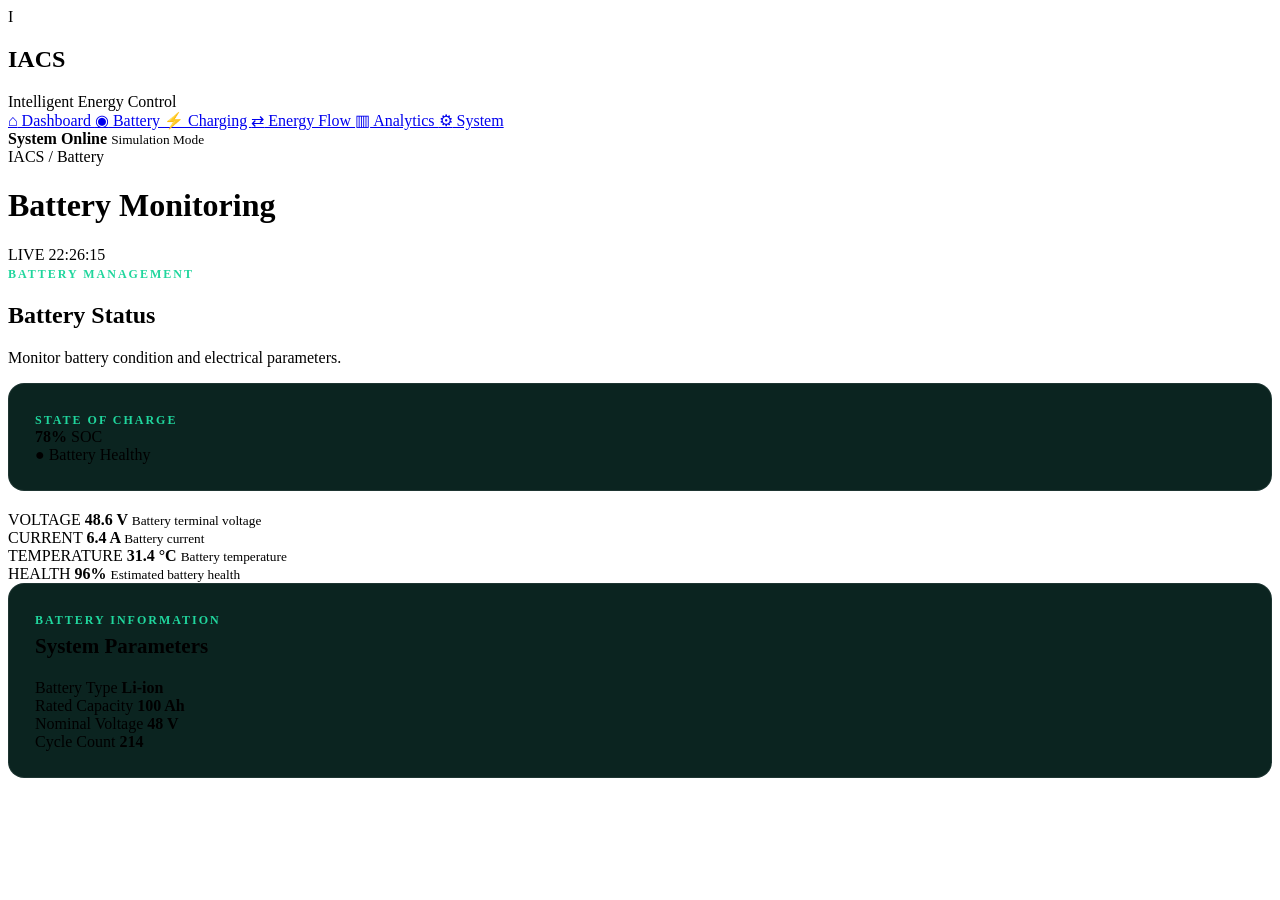
<file: battery.html>
<!DOCTYPE html>
<html lang="en">

<head>

<meta charset="UTF-8">
<meta name="viewport" content="width=device-width, initial-scale=1.0">

<title>IACS | Battery</title>

<link rel="stylesheet" href="style.css">

</head>


<body>

<div class="app">

<aside class="sidebar">

<div class="brand">

<div class="brand-icon">I</div>

<div>
<h2>IACS</h2>
<span>Intelligent Energy Control</span>
</div>

</div>


<nav>

<a href="index.html" class="nav-item">
<span>⌂</span>
Dashboard
</a>

<a href="battery.html" class="nav-item active">
<span>◉</span>
Battery
</a>

<a href="charging.html" class="nav-item">
<span>⚡</span>
Charging
</a>

<a href="energy.html" class="nav-item">
<span>⇄</span>
Energy Flow
</a>

<a href="analytics.html" class="nav-item">
<span>▥</span>
Analytics
</a>

<a href="system.html" class="nav-item">
<span>⚙</span>
System
</a>

</nav>


<div class="sidebar-bottom">

<div class="connection">

<span class="status-dot"></span>

<div>
<strong>System Online</strong>
<small>Simulation Mode</small>
</div>

</div>

</div>

</aside>


<main class="main">


<header class="topbar">

<div>

<div class="breadcrumb">
IACS / Battery
</div>

<h1>
Battery Monitoring
</h1>

</div>


<div class="top-status">

<span class="live-dot"></span>

LIVE

<span id="clock">
00:00:00
</span>

</div>

</header>


<section class="content">


<div class="page-intro">

<span class="eyebrow">
BATTERY MANAGEMENT
</span>

<h2>
Battery Status
</h2>

<p>
Monitor battery condition and electrical parameters.
</p>

</div>


<div class="battery-layout">


<div class="panel battery-main">

<span class="eyebrow">
STATE OF CHARGE
</span>


<div class="battery-gauge">

<div class="gauge-inner">

<strong id="batterySOC">
78%
</strong>

<span>
SOC
</span>

</div>

</div>


<div class="battery-status">
● Battery Healthy
</div>

</div>


<div class="parameter-list">


<div class="metric-panel">

<span>
VOLTAGE
</span>

<strong>
<span id="batteryVoltage">
48.6
</span> V
</strong>

<small>
Battery terminal voltage
</small>

</div>


<div class="metric-panel">

<span>
CURRENT
</span>

<strong>
<span id="batteryCurrent">
6.4
</span> A
</strong>

<small>
Battery current
</small>

</div>


<div class="metric-panel">

<span>
TEMPERATURE
</span>

<strong>
<span id="temperature">
31.4
</span> °C
</strong>

<small>
Battery temperature
</small>

</div>


<div class="metric-panel">

<span>
HEALTH
</span>

<strong>
96%
</strong>

<small>
Estimated battery health
</small>

</div>


</div>

</div>


<div class="panel">

<div class="panel-header">

<div>

<span class="eyebrow">
BATTERY INFORMATION
</span>

<h3>
System Parameters
</h3>

</div>

</div>


<div class="info-grid">

<div>
<span>Battery Type</span>
<strong>Li-ion</strong>
</div>

<div>
<span>Rated Capacity</span>
<strong>100 Ah</strong>
</div>

<div>
<span>Nominal Voltage</span>
<strong>48 V</strong>
</div>

<div>
<span>Cycle Count</span>
<strong>214</strong>
</div>

</div>

</div>


</section>

</main>

</div>


<script src="script.js"></script>

</body>
</html>
</file>
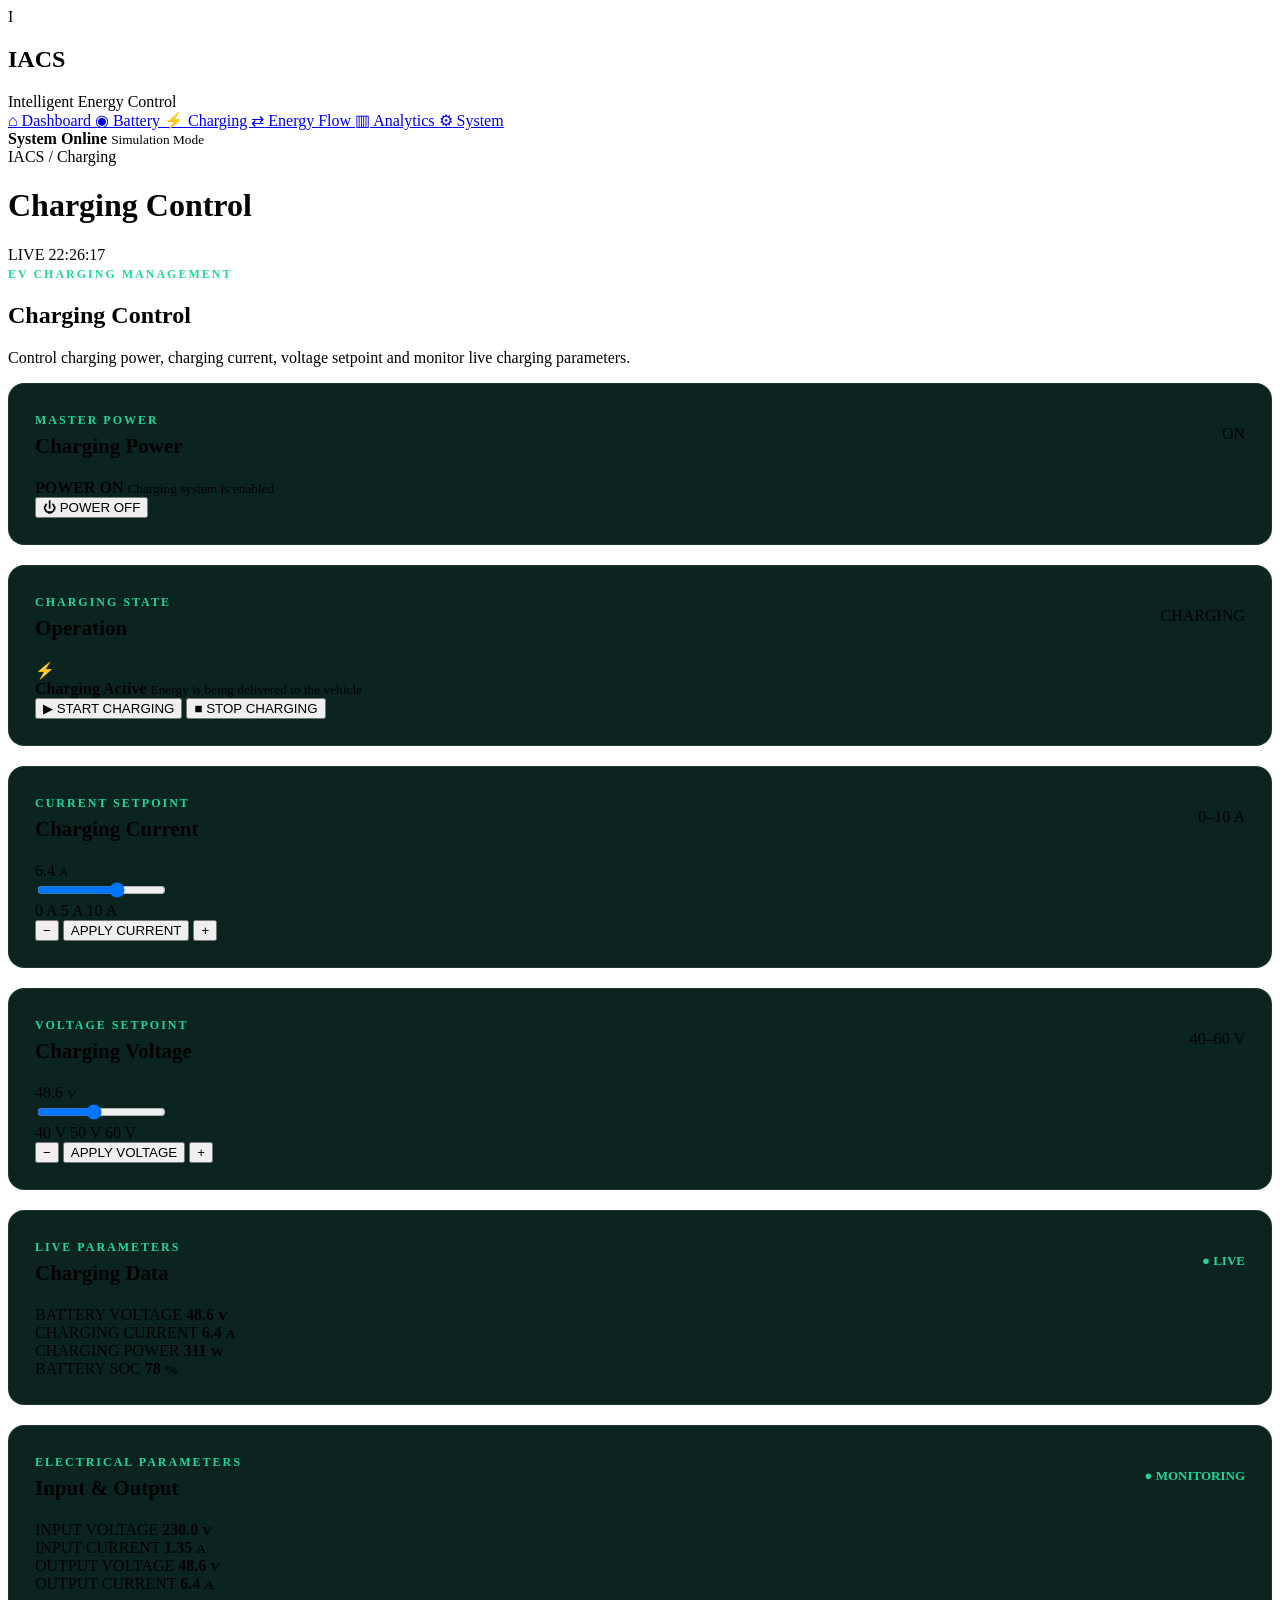
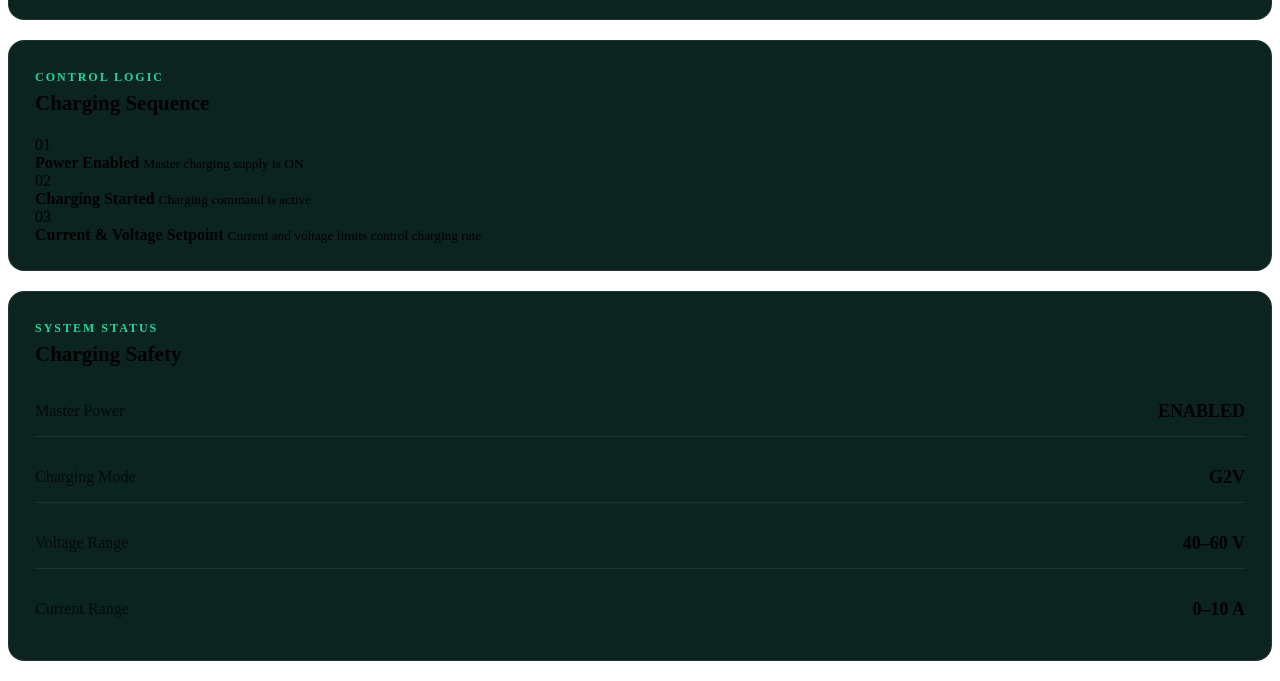
<file: charging.html>
<!DOCTYPE html>
<html lang="en">

<head>

    <meta charset="UTF-8">

    <meta
        name="viewport"
        content="width=device-width, initial-scale=1.0"
    >

    <title>IACS | Charging Control</title>

    <link rel="stylesheet" href="style.css">

</head>


<body>


<div class="app">


    <!-- =====================================================
         SIDEBAR
         ===================================================== -->

    <aside class="sidebar">

        <div class="brand">

            <div class="brand-icon">
                I
            </div>

            <div>

                <h2>IACS</h2>

                <span>
                    Intelligent Energy Control
                </span>

            </div>

        </div>


        <nav>

            <a
                href="index.html"
                class="nav-item"
            >
                <span>⌂</span>
                Dashboard
            </a>


            <a
                href="battery.html"
                class="nav-item"
            >
                <span>◉</span>
                Battery
            </a>


            <a
                href="charging.html"
                class="nav-item active"
            >
                <span>⚡</span>
                Charging
            </a>


            <a
                href="energy.html"
                class="nav-item"
            >
                <span>⇄</span>
                Energy Flow
            </a>


            <a
                href="analytics.html"
                class="nav-item"
            >
                <span>▥</span>
                Analytics
            </a>


            <a
                href="system.html"
                class="nav-item"
            >
                <span>⚙</span>
                System
            </a>

        </nav>


        <div class="sidebar-bottom">

            <div class="connection">

                <span class="status-dot"></span>

                <div>

                    <strong>
                        System Online
                    </strong>

                    <small>
                        Simulation Mode
                    </small>

                </div>

            </div>

        </div>

    </aside>



    <!-- =====================================================
         MAIN CONTENT
         ===================================================== -->

    <main class="main">


        <!-- TOP BAR -->

        <header class="topbar">

            <div>

                <div class="breadcrumb">
                    IACS / Charging
                </div>

                <h1>
                    Charging Control
                </h1>

            </div>


            <div class="top-status">

                <span class="live-dot"></span>

                LIVE

                <span id="clock">
                    00:00:00
                </span>

            </div>

        </header>



        <!-- =================================================
             CONTENT
             ================================================= -->

        <section class="content">


            <!-- INTRO -->

            <div class="page-intro">

                <span class="eyebrow">
                    EV CHARGING MANAGEMENT
                </span>

                <h2>
                    Charging Control
                </h2>

                <p>
                    Control charging power, charging current,
                    voltage setpoint and monitor live charging
                    parameters.
                </p>

            </div>



            <!-- =================================================
                 MASTER POWER + CHARGING STATE
                 ================================================= -->

            <div class="charging-status-grid">


                <!-- MASTER POWER -->

                <div class="panel">

                    <div class="panel-header">

                        <div>

                            <span class="eyebrow">
                                MASTER POWER
                            </span>

                            <h3>
                                Charging Power
                            </h3>

                        </div>


                        <span
                            id="powerStateBadge"
                            class="state-badge on"
                        >
                            ON
                        </span>

                    </div>


                    <div class="master-power">


                        <div class="power-indicator">

                            <span
                                id="powerIndicator"
                                class="power-light on"
                            ></span>


                            <div>

                                <strong id="powerText">
                                    POWER ON
                                </strong>


                                <small id="powerSubtext">
                                    Charging system is enabled
                                </small>

                            </div>

                        </div>



                        <!-- POWER ON/OFF -->

                        <button
                            type="button"
                            id="powerButton"
                            class="power-btn on"
                            onclick="toggleChargingPower()"
                        >

                            <span class="power-symbol">
                                ⏻
                            </span>

                            <span id="powerButtonText">
                                POWER OFF
                            </span>

                        </button>

                    </div>

                </div>



                <!-- =================================================
                     CHARGING STATE
                     ================================================= -->

                <div class="panel">

                    <div class="panel-header">

                        <div>

                            <span class="eyebrow">
                                CHARGING STATE
                            </span>

                            <h3>
                                Operation
                            </h3>

                        </div>


                        <span
                            id="chargingStateBadge"
                            class="state-badge active"
                        >
                            CHARGING
                        </span>

                    </div>


                    <div class="operation-status">

                        <div class="operation-icon">
                            ⚡
                        </div>


                        <div>

                            <strong id="statusText">
                                Charging Active
                            </strong>


                            <small id="statusSubtext">
                                Energy is being delivered
                                to the vehicle
                            </small>

                        </div>

                    </div>



                    <!-- START / STOP -->

                    <div class="start-stop-buttons">


                        <button
                            type="button"
                            id="startButton"
                            class="start-btn active"
                            onclick="startCharging()"
                        >

                            ▶
                            START CHARGING

                        </button>


                        <button
                            type="button"
                            id="stopButton"
                            class="stop-btn"
                            onclick="stopCharging()"
                        >

                            ■
                            STOP CHARGING

                        </button>

                    </div>

                </div>

            </div>



            <!-- =================================================
                 CURRENT + VOLTAGE CONTROL
                 ================================================= -->

            <div class="charging-control-grid">


                <!-- =================================================
                     CURRENT CONTROL
                     ================================================= -->

                <div class="panel">

                    <div class="panel-header">

                        <div>

                            <span class="eyebrow">
                                CURRENT SETPOINT
                            </span>

                            <h3>
                                Charging Current
                            </h3>

                        </div>


                        <span class="unit-label">
                            0–10 A
                        </span>

                    </div>



                    <div class="charging-value">

                        <span id="chargingCurrent">
                            6.4
                        </span>

                        <small>
                            A
                        </small>

                    </div>



                    <input
                        type="range"
                        id="currentSlider"
                        min="0"
                        max="10"
                        step="0.1"
                        value="6.4"
                    >



                    <div class="range-labels">

                        <span>
                            0 A
                        </span>

                        <span>
                            5 A
                        </span>

                        <span>
                            10 A
                        </span>

                    </div>



                    <div class="current-adjust">


                        <button
                            type="button"
                            class="secondary-btn"
                            onclick="adjustCurrent(-0.5)"
                        >
                            −
                        </button>


                        <button
                            type="button"
                            class="primary-btn"
                            onclick="applyCharging()"
                        >
                            APPLY CURRENT
                        </button>


                        <button
                            type="button"
                            class="secondary-btn"
                            onclick="adjustCurrent(0.5)"
                        >
                            +
                        </button>

                    </div>

                </div>



                <!-- =================================================
                     VOLTAGE CONTROL
                     ================================================= -->

                <div class="panel">

                    <div class="panel-header">

                        <div>

                            <span class="eyebrow">
                                VOLTAGE SETPOINT
                            </span>

                            <h3>
                                Charging Voltage
                            </h3>

                        </div>


                        <span class="unit-label">
                            40–60 V
                        </span>

                    </div>



                    <div class="charging-value">

                        <span id="voltageSetpoint">
                            48.6
                        </span>

                        <small>
                            V
                        </small>

                    </div>



                    <input
                        type="range"
                        id="voltageSlider"
                        min="40"
                        max="60"
                        step="0.1"
                        value="48.6"
                    >



                    <div class="range-labels">

                        <span>
                            40 V
                        </span>

                        <span>
                            50 V
                        </span>

                        <span>
                            60 V
                        </span>

                    </div>



                    <div class="current-adjust">


                        <button
                            type="button"
                            class="secondary-btn"
                            onclick="adjustVoltage(-0.5)"
                        >
                            −
                        </button>


                        <button
                            type="button"
                            class="primary-btn"
                            onclick="applyVoltage()"
                        >
                            APPLY VOLTAGE
                        </button>


                        <button
                            type="button"
                            class="secondary-btn"
                            onclick="adjustVoltage(0.5)"
                        >
                            +
                        </button>

                    </div>

                </div>

            </div>



            <!-- =================================================
                 LIVE CHARGING PARAMETERS
                 ================================================= -->

            <div class="panel">

                <div class="panel-header">

                    <div>

                        <span class="eyebrow">
                            LIVE PARAMETERS
                        </span>

                        <h3>
                            Charging Data
                        </h3>

                    </div>


                    <span class="positive">
                        ● LIVE
                    </span>

                </div>



                <div class="live-parameter-grid">


                    <!-- VOLTAGE -->

                    <div class="live-parameter">

                        <span>
                            BATTERY VOLTAGE
                        </span>

                        <strong>

                            <span id="chargingVoltage">
                                48.6
                            </span>

                            <small>
                                V
                            </small>

                        </strong>

                    </div>



                    <!-- CURRENT -->

                    <div class="live-parameter">

                        <span>
                            CHARGING CURRENT
                        </span>

                        <strong>

                            <span id="liveCurrent">
                                6.4
                            </span>

                            <small>
                                A
                            </small>

                        </strong>

                    </div>



                    <!-- POWER -->

                    <div class="live-parameter">

                        <span>
                            CHARGING POWER
                        </span>

                        <strong>

                            <span id="chargingPower">
                                311
                            </span>

                            <small>
                                W
                            </small>

                        </strong>

                    </div>



                    <!-- SOC -->

                    <div class="live-parameter">

                        <span>
                            BATTERY SOC
                        </span>

                        <strong>

                            <span id="chargingSOC">
                                78
                            </span>

                            <small>
                                %
                            </small>

                        </strong>

                    </div>

                </div>

            </div>



            <!-- =================================================
                 INPUT / OUTPUT PARAMETERS
                 ================================================= -->

            <div class="panel">

                <div class="panel-header">

                    <div>

                        <span class="eyebrow">
                            ELECTRICAL PARAMETERS
                        </span>

                        <h3>
                            Input & Output
                        </h3>

                    </div>


                    <span class="positive">
                        ● MONITORING
                    </span>

                </div>



                <div class="live-parameter-grid">


                    <!-- INPUT VOLTAGE -->

                    <div class="live-parameter">

                        <span>
                            INPUT VOLTAGE
                        </span>

                        <strong>

                            <span id="chargingInputVoltage">
                                230.0
                            </span>

                            <small>
                                V
                            </small>

                        </strong>

                    </div>



                    <!-- INPUT CURRENT -->

                    <div class="live-parameter">

                        <span>
                            INPUT CURRENT
                        </span>

                        <strong>

                            <span id="chargingInputCurrent">
                                1.35
                            </span>

                            <small>
                                A
                            </small>

                        </strong>

                    </div>



                    <!-- OUTPUT VOLTAGE -->

                    <div class="live-parameter">

                        <span>
                            OUTPUT VOLTAGE
                        </span>

                        <strong>

                            <span id="chargingOutputVoltage">
                                48.6
                            </span>

                            <small>
                                V
                            </small>

                        </strong>

                    </div>



                    <!-- OUTPUT CURRENT -->

                    <div class="live-parameter">

                        <span>
                            OUTPUT CURRENT
                        </span>

                        <strong>

                            <span id="chargingOutputCurrent">
                                6.4
                            </span>

                            <small>
                                A
                            </small>

                        </strong>

                    </div>

                </div>

            </div>



            <!-- =================================================
                 CHARGING SEQUENCE
                 ================================================= -->

            <div class="panel">

                <div class="panel-header">

                    <div>

                        <span class="eyebrow">
                            CONTROL LOGIC
                        </span>

                        <h3>
                            Charging Sequence
                        </h3>

                    </div>

                </div>



                <div class="charging-sequence">


                    <!-- STEP 1 -->

                    <div
                        id="sequencePower"
                        class="sequence-item completed"
                    >

                        <span>
                            01
                        </span>

                        <div>

                            <strong>
                                Power Enabled
                            </strong>

                            <small>
                                Master charging supply is ON
                            </small>

                        </div>

                    </div>



                    <div class="sequence-line"></div>



                    <!-- STEP 2 -->

                    <div
                        id="sequenceStart"
                        class="sequence-item completed"
                    >

                        <span>
                            02
                        </span>

                        <div>

                            <strong>
                                Charging Started
                            </strong>

                            <small>
                                Charging command is active
                            </small>

                        </div>

                    </div>



                    <div class="sequence-line"></div>



                    <!-- STEP 3 -->

                    <div
                        id="sequenceSetpoint"
                        class="sequence-item"
                    >

                        <span>
                            03
                        </span>

                        <div>

                            <strong>
                                Current & Voltage Setpoint
                            </strong>

                            <small>
                                Current and voltage limits
                                control charging rate
                            </small>

                        </div>

                    </div>

                </div>

            </div>



            <!-- =================================================
                 SYSTEM STATUS
                 ================================================= -->

            <div class="panel">

                <div class="panel-header">

                    <div>

                        <span class="eyebrow">
                            SYSTEM STATUS
                        </span>

                        <h3>
                            Charging Safety
                        </h3>

                    </div>

                </div>



                <div class="health-list">


                    <div class="health-row">

                        <span>
                            Master Power
                        </span>

                        <strong>
                            ENABLED
                        </strong>

                    </div>


                    <div class="health-row">

                        <span>
                            Charging Mode
                        </span>

                        <strong>
                            G2V
                        </strong>

                    </div>


                    <div class="health-row">

                        <span>
                            Voltage Range
                        </span>

                        <strong>
                            40–60 V
                        </strong>

                    </div>


                    <div class="health-row">

                        <span>
                            Current Range
                        </span>

                        <strong>
                            0–10 A
                        </strong>

                    </div>

                </div>

            </div>


        </section>

    </main>

</div>



<!-- =========================================================
     TOAST
     ========================================================= -->

<div
    id="toast"
    class="toast"
></div>



<!-- =========================================================
     JAVASCRIPT
     
     IMPORTANT:
     Do NOT put another <script> block for voltage control
     above or below this.
     ========================================================= -->

<script src="script.js"></script>


</body>

</html>
</file>
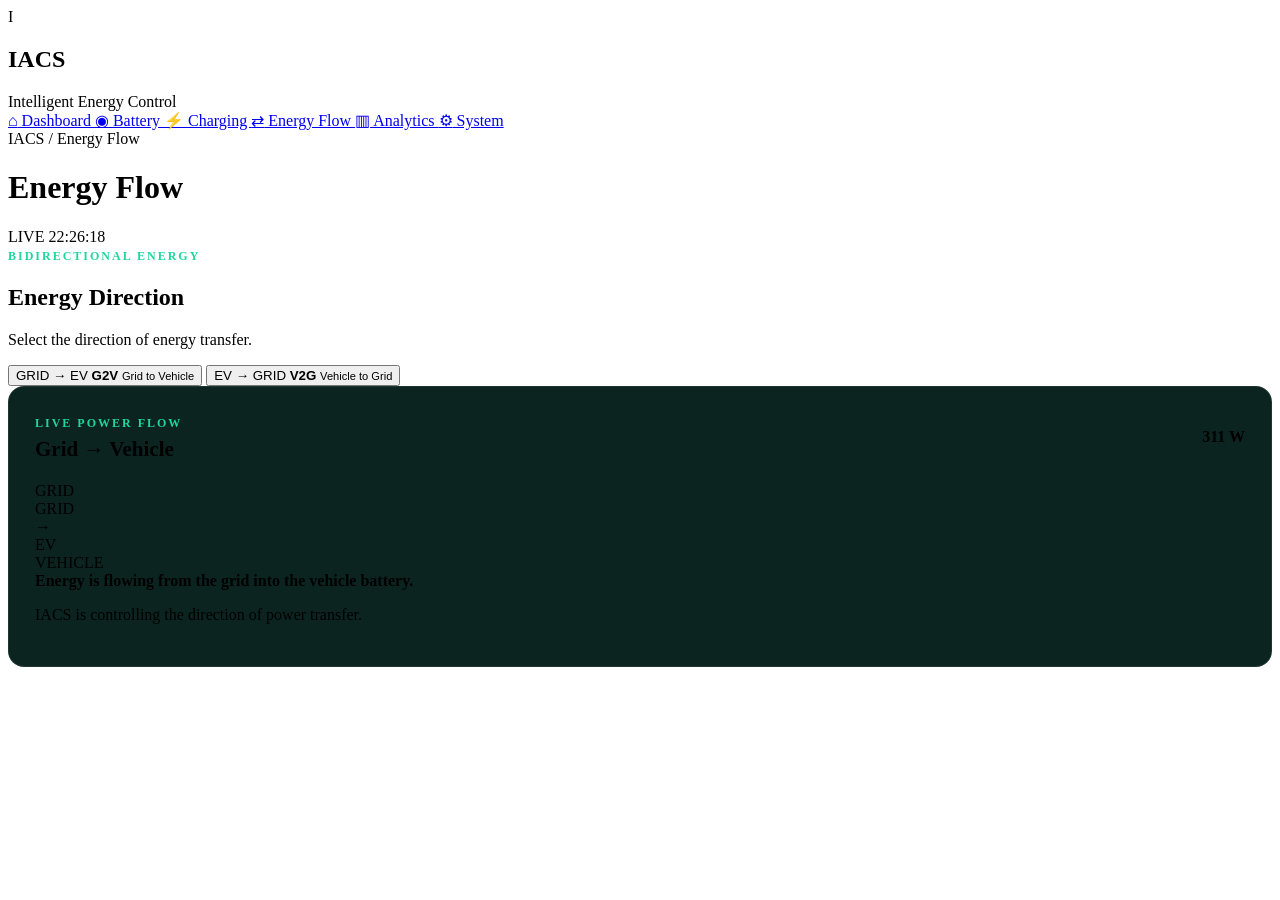
<file: energy.html>
<!DOCTYPE html>
<html lang="en">

<head>

<meta charset="UTF-8">
<meta name="viewport" content="width=device-width, initial-scale=1.0">

<title>IACS | Energy Flow</title>

<link rel="stylesheet" href="style.css">

</head>


<body>

<div class="app">

<aside class="sidebar">

<div class="brand">

<div class="brand-icon">I</div>

<div>
<h2>IACS</h2>
<span>Intelligent Energy Control</span>
</div>

</div>


<nav>

<a href="index.html" class="nav-item">
<span>⌂</span>
Dashboard
</a>

<a href="battery.html" class="nav-item">
<span>◉</span>
Battery
</a>

<a href="charging.html" class="nav-item">
<span>⚡</span>
Charging
</a>

<a href="energy.html" class="nav-item active">
<span>⇄</span>
Energy Flow
</a>

<a href="analytics.html" class="nav-item">
<span>▥</span>
Analytics
</a>

<a href="system.html" class="nav-item">
<span>⚙</span>
System
</a>

</nav>

</aside>


<main class="main">

<header class="topbar">

<div>

<div class="breadcrumb">
IACS / Energy Flow
</div>

<h1>
Energy Flow
</h1>

</div>


<div class="top-status">

<span class="live-dot"></span>
LIVE

<span id="clock">
00:00:00
</span>

</div>

</header>


<section class="content">


<div class="page-intro">

<span class="eyebrow">
BIDIRECTIONAL ENERGY
</span>

<h2>
Energy Direction
</h2>

<p>
Select the direction of energy transfer.
</p>

</div>


<div class="mode-selection">


<button
id="g2vButton"
class="mode-card selected"
onclick="setEnergyMode('G2V')"
>

<span class="mode-icon">
GRID → EV
</span>

<strong>
G2V
</strong>

<small>
Grid to Vehicle
</small>

</button>


<button
id="v2gButton"
class="mode-card"
onclick="setEnergyMode('V2G')"
>

<span class="mode-icon">
EV → GRID
</span>

<strong>
V2G
</strong>

<small>
Vehicle to Grid
</small>

</button>


</div>


<div class="panel">

<div class="panel-header">

<div>

<span class="eyebrow">
LIVE POWER FLOW
</span>

<h3 id="energyModeTitle">
Grid → Vehicle
</h3>

</div>

<strong id="energyPower">
311 W
</strong>

</div>


<div class="energy-flow-large">

<div class="energy-node">

<div class="energy-icon">
GRID
</div>

<span>
GRID
</span>

</div>


<div
id="energyArrow"
class="energy-arrow"
>
→
</div>


<div class="energy-node">

<div class="energy-icon">
EV
</div>

<span>
VEHICLE
</span>

</div>

</div>


<div class="mode-description">

<strong id="modeDescription">
Energy is flowing from the grid into the vehicle battery.
</strong>

<p>
IACS is controlling the direction of power transfer.
</p>

</div>

</div>


</section>

</main>

</div>


<script src="script.js"></script>

</body>
</html>
</file>
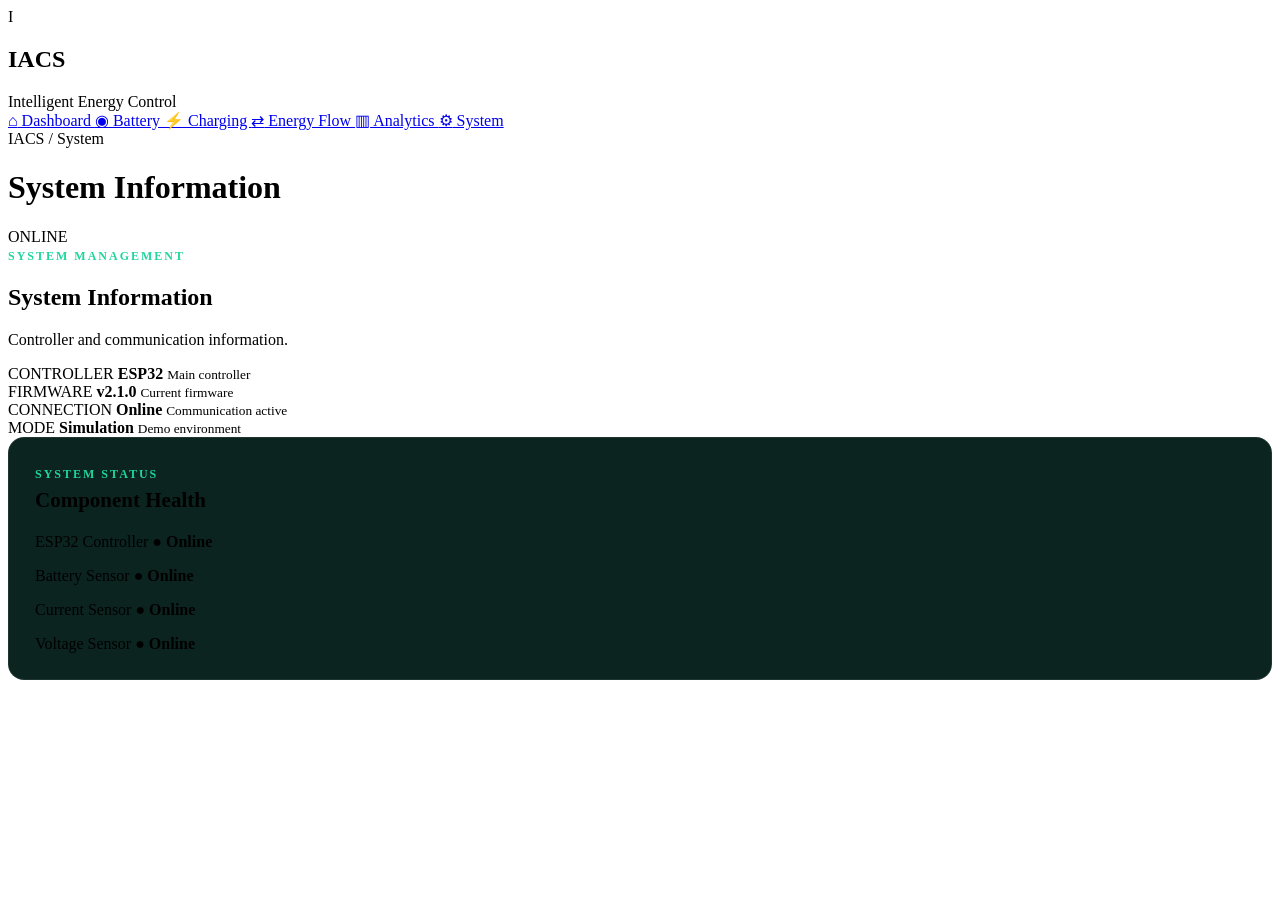
<file: system.html>
<!DOCTYPE html>
<html lang="en">

<head>

<meta charset="UTF-8">
<meta name="viewport" content="width=device-width, initial-scale=1.0">

<title>IACS | System</title>

<link rel="stylesheet" href="style.css">

</head>


<body>

<div class="app">

<aside class="sidebar">

<div class="brand">

<div class="brand-icon">I</div>

<div>
<h2>IACS</h2>
<span>Intelligent Energy Control</span>
</div>

</div>


<nav>

<a href="index.html" class="nav-item">
<span>⌂</span>
Dashboard
</a>

<a href="battery.html" class="nav-item">
<span>◉</span>
Battery
</a>

<a href="charging.html" class="nav-item">
<span>⚡</span>
Charging
</a>

<a href="energy.html" class="nav-item">
<span>⇄</span>
Energy Flow
</a>

<a href="analytics.html" class="nav-item">
<span>▥</span>
Analytics
</a>

<a href="system.html" class="nav-item active">
<span>⚙</span>
System
</a>

</nav>

</aside>


<main class="main">

<header class="topbar">

<div>

<div class="breadcrumb">
IACS / System
</div>

<h1>
System Information
</h1>

</div>


<div class="top-status">

<span class="live-dot"></span>
ONLINE

</div>

</header>


<section class="content">


<div class="page-intro">

<span class="eyebrow">
SYSTEM MANAGEMENT
</span>

<h2>
System Information
</h2>

<p>
Controller and communication information.
</p>

</div>


<div class="info-grid system-info">

<div class="metric-panel">

<span>
CONTROLLER
</span>

<strong>
ESP32
</strong>

<small>
Main controller
</small>

</div>


<div class="metric-panel">

<span>
FIRMWARE
</span>

<strong>
v2.1.0
</strong>

<small>
Current firmware
</small>

</div>


<div class="metric-panel">

<span>
CONNECTION
</span>

<strong>
Online
</strong>

<small>
Communication active
</small>

</div>


<div class="metric-panel">

<span>
MODE
</span>

<strong>
Simulation
</strong>

<small>
Demo environment
</small>

</div>

</div>


<div class="panel">

<div class="panel-header">

<div>

<span class="eyebrow">
SYSTEM STATUS
</span>

<h3>
Component Health
</h3>

</div>

</div>


<div class="health-list">

<div>
<span>ESP32 Controller</span>
<strong>● Online</strong>
</div>

<div>
<span>Battery Sensor</span>
<strong>● Online</strong>
</div>

<div>
<span>Current Sensor</span>
<strong>● Online</strong>
</div>

<div>
<span>Voltage Sensor</span>
<strong>● Online</strong>
</div>

</div>

</div>


</section>

</main>

</div>


<script src="script.js"></script>

</body>
</html>
</file>
<file: style.css>
/* =========================================================
   IACS - NEW DASHBOARD PARAMETERS
   ========================================================= */

.parameter-grid {
    display: grid;
    grid-template-columns: repeat(4, 1fr);
    gap: 16px;
    margin-bottom: 20px;
}


.parameter-card {
    min-height: 155px;
    padding: 22px;
    border-radius: 16px;

    background: #0b2420;
    border: 1px solid rgba(255,255,255,0.08);

    text-decoration: none;
    color: inherit;

    transition:
        transform 0.2s ease,
        border-color 0.2s ease;
}


.parameter-card:hover {
    transform: translateY(-2px);
    border-color: rgba(30,220,160,0.35);
}


.card-top {
    display: flex;
    justify-content: space-between;
    align-items: center;

    margin-bottom: 14px;

    font-size: 12px;
    font-weight: 700;

    letter-spacing: 1.5px;

    opacity: 0.75;
}


.big-value {
    font-size: 38px;
    line-height: 1.1;

    font-weight: 800;

    margin-bottom: 14px;
}


.big-value small {
    font-size: 15px;
    font-weight: 600;
}


.parameter-card > small {
    opacity: 0.7;
}


.progress {
    width: 100%;
    height: 5px;

    margin: 8px 0 10px;

    border-radius: 10px;

    background: rgba(255,255,255,0.08);

    overflow: hidden;
}


.progress > div {
    height: 100%;

    border-radius: inherit;

    background: #20d69d;

    transition: width 0.4s ease;
}


.positive {
    color: #20d69d;

    font-size: 13px;
    font-weight: 700;
}


/* =========================================================
   CHART
   ========================================================= */

.large-chart {
    height: 430px;
}


.chart-container {
    position: relative;

    width: 100%;
}


.panel {
    background: #0b2420;
    border: 1px solid rgba(255,255,255,0.08);

    border-radius: 16px;

    padding: 26px;

    margin-bottom: 20px;
}


.panel-header {
    display: flex;
    justify-content: space-between;
    align-items: center;

    margin-bottom: 20px;
}


.panel-header h3 {
    margin: 6px 0 0;

    font-size: 21px;
}


.eyebrow {
    font-size: 12px;

    letter-spacing: 2px;

    font-weight: 800;

    color: #20d69d;
}


/* =========================================================
   BATTERY HEALTH
   ========================================================= */

.health-list {
    display: flex;
    flex-direction: column;

    gap: 16px;
}


.health-row {
    display: flex;

    justify-content: space-between;
    align-items: center;

    padding: 14px 0;

    border-bottom: 1px solid
        rgba(255,255,255,0.07);
}


.health-row:last-child {
    border-bottom: none;
}


.health-row span {
    opacity: 0.7;
}


.health-row strong {
    font-size: 18px;
}


/* =========================================================
   RESPONSIVE
   ========================================================= */

@media (max-width: 1200px) {

    .parameter-grid {
        grid-template-columns:
            repeat(2, 1fr);
    }

}


@media (max-width: 700px) {

    .parameter-grid {
        grid-template-columns: 1fr;
    }

    .large-chart {
        height: 320px;
    }

    .big-value {
        font-size: 32px;
    }

}
</file>
